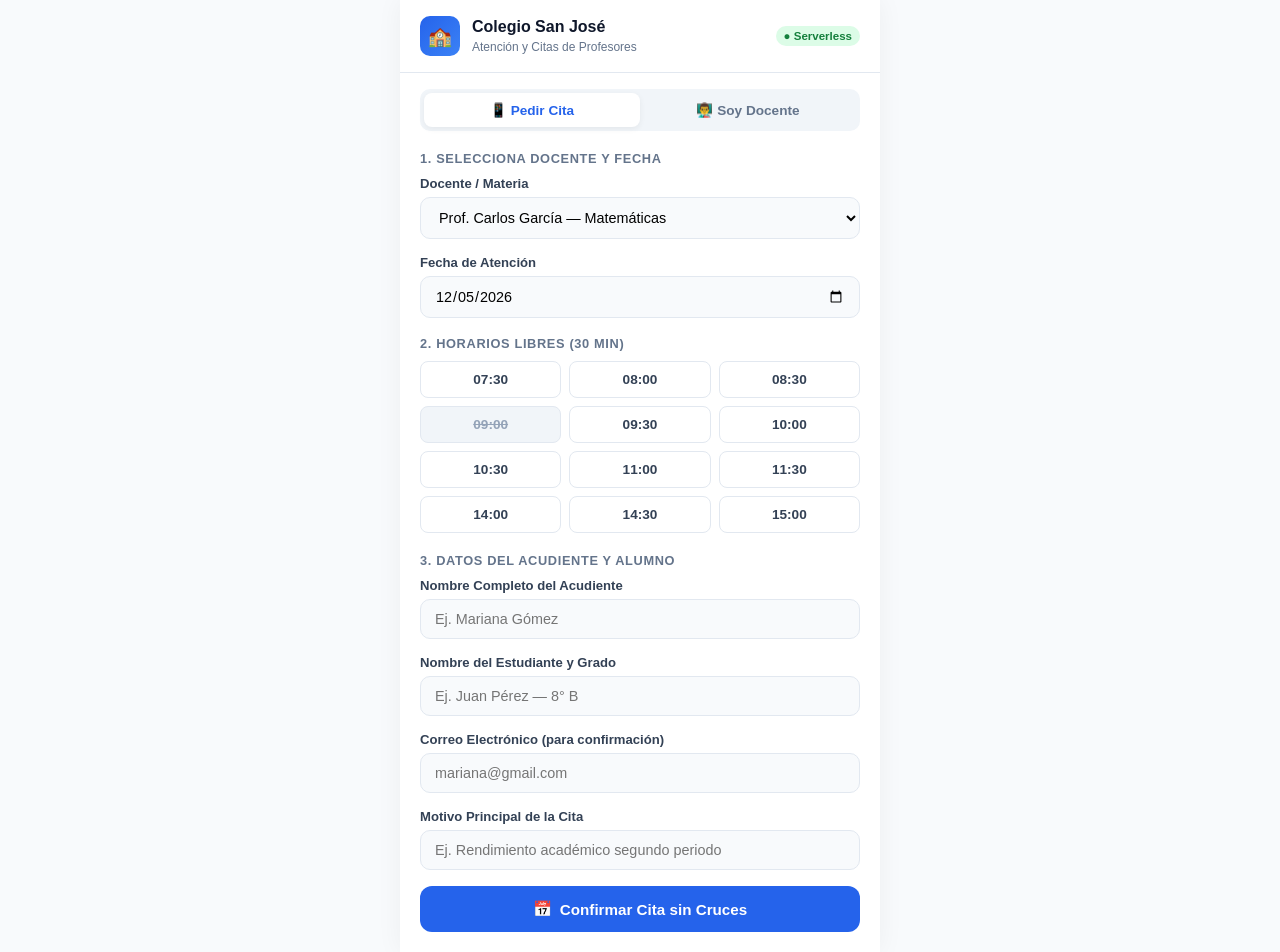
<file: frontend/index.html>
<!DOCTYPE html>
<html lang="es">
<head>
  <meta charset="UTF-8">
  <meta name="viewport" content="width=device-width, initial-scale=1.0, maximum-scale=1.0, user-scalable=no">
  <title>Citas Escolares - Colegio San José</title>
  <link rel="stylesheet" href="styles.css">
</head>
<body>

  <div class="app-wrapper">
    <!-- Encabezado de la App -->
    <header class="app-header">
      <div class="brand-box">
        <div class="brand-icon">🏫</div>
        <div class="brand-info">
          <h1>Colegio San José</h1>
          <span id="header-subtitle">Atención y Citas de Profesores</span>
        </div>
      </div>
      <span class="mode-badge" id="conn-status">● Serverless</span>
    </header>

    <!-- Pestañas de Navegación -->
    <nav class="tabs-nav">
      <button class="tab-btn active" id="tab-acudiente" onclick="switchTab('acudiente')">
        📱 Pedir Cita
      </button>
      <button class="tab-btn" id="tab-docente" onclick="switchTab('docente')">
        👨‍🏫 Soy Docente
      </button>
    </nav>

    <!-- Contenido Principal -->
    <main class="main-content">
      
      <!-- Alertas de Conflicto y Éxito -->
      <div id="alert-error" class="alert alert-error"></div>
      <div id="alert-success" class="alert alert-success"></div>

      <!-- ===============================================================
           SECCIÓN ACUDIENTE
           =============================================================== -->
      <section id="section-acudiente">
        <div class="section-label">1. Selecciona Docente y Fecha</div>
        
        <div class="form-group">
          <label for="select-docente">Docente / Materia</label>
          <select id="select-docente" class="form-control" onchange="loadSlots()">
            <option value="prof-garcia">Prof. Carlos García — Matemáticas</option>
            <option value="prof-martinez">Prof. Laura Martínez — Español y Literatura</option>
            <option value="prof-rodriguez">Prof. Andrés Rodríguez — Ciencias Naturales</option>
            <option value="prof-gomez">Prof. Sofía Gómez — Inglés</option>
          </select>
        </div>

        <div class="form-group">
          <label for="input-fecha">Fecha de Atención</label>
          <input type="date" id="input-fecha" class="form-control" onchange="loadSlots()">
        </div>

        <div class="section-label" style="margin-top: 18px;">2. Horarios Libres (30 min)</div>
        <div class="slots-container" id="slots-grid">
          <div style="grid-column: 1 / -1; text-align: center; color: var(--text-muted); font-size: 0.85rem; padding: 12px;">
            Cargando horarios disponibles...
          </div>
        </div>

        <div class="section-label" style="margin-top: 18px;">3. Datos del Acudiente y Alumno</div>
        
        <div class="form-group">
          <label for="input-acudiente">Nombre Completo del Acudiente</label>
          <input type="text" id="input-acudiente" class="form-control" placeholder="Ej. Mariana Gómez">
        </div>

        <div class="form-group">
          <label for="input-estudiante">Nombre del Estudiante y Grado</label>
          <input type="text" id="input-estudiante" class="form-control" placeholder="Ej. Juan Pérez — 8° B">
        </div>

        <div class="form-group">
          <label for="input-email">Correo Electrónico (para confirmación)</label>
          <input type="email" id="input-email" class="form-control" placeholder="mariana@gmail.com">
        </div>

        <div class="form-group">
          <label for="input-motivo">Motivo Principal de la Cita</label>
          <input type="text" id="input-motivo" class="form-control" placeholder="Ej. Rendimiento académico segundo periodo">
        </div>

        <button class="btn-submit" id="btn-agendar" onclick="agendarCita()">
          <span>📅</span> Confirmar Cita sin Cruces
        </button>
      </section>

      <!-- ===============================================================
           SECCIÓN DOCENTE (Protegida por Cognito JWT)
           =============================================================== -->
      <section id="section-docente" style="display: none;">
        <div class="docente-header">
          <div class="docente-avatar" id="docente-avatar">CG</div>
          <div>
            <h3 style="font-size: 0.95rem;" id="docente-nombre">Prof. Carlos García</h3>
            <p style="font-size: 0.75rem; color: #2563eb;" id="docente-email">garcia@colegio.edu • Matemáticas</p>
          </div>
        </div>

        <div style="display: flex; justify-content: space-between; align-items: center; margin-bottom: 14px;">
          <div class="section-label" style="margin: 0;">Mis Citas Asignadas (<span id="total-citas">0</span>)</div>
          <button style="border: none; background: #eff6ff; color: #2563eb; padding: 4px 8px; border-radius: 6px; font-size: 0.75rem; font-weight: 700; cursor: pointer;" onclick="loadDocenteCitas()">
            🔄 Actualizar
          </button>
        </div>

        <div id="docente-citas-list">
          <div style="text-align: center; color: var(--text-muted); font-size: 0.85rem; padding: 30px;">
            Consultando tu agenda personal...
          </div>
        </div>
      </section>

    </main>
  </div>

  <!-- Scripts -->
  <script src="config.js"></script>
  <script src="app.js"></script>
</body>
</html>
</file>
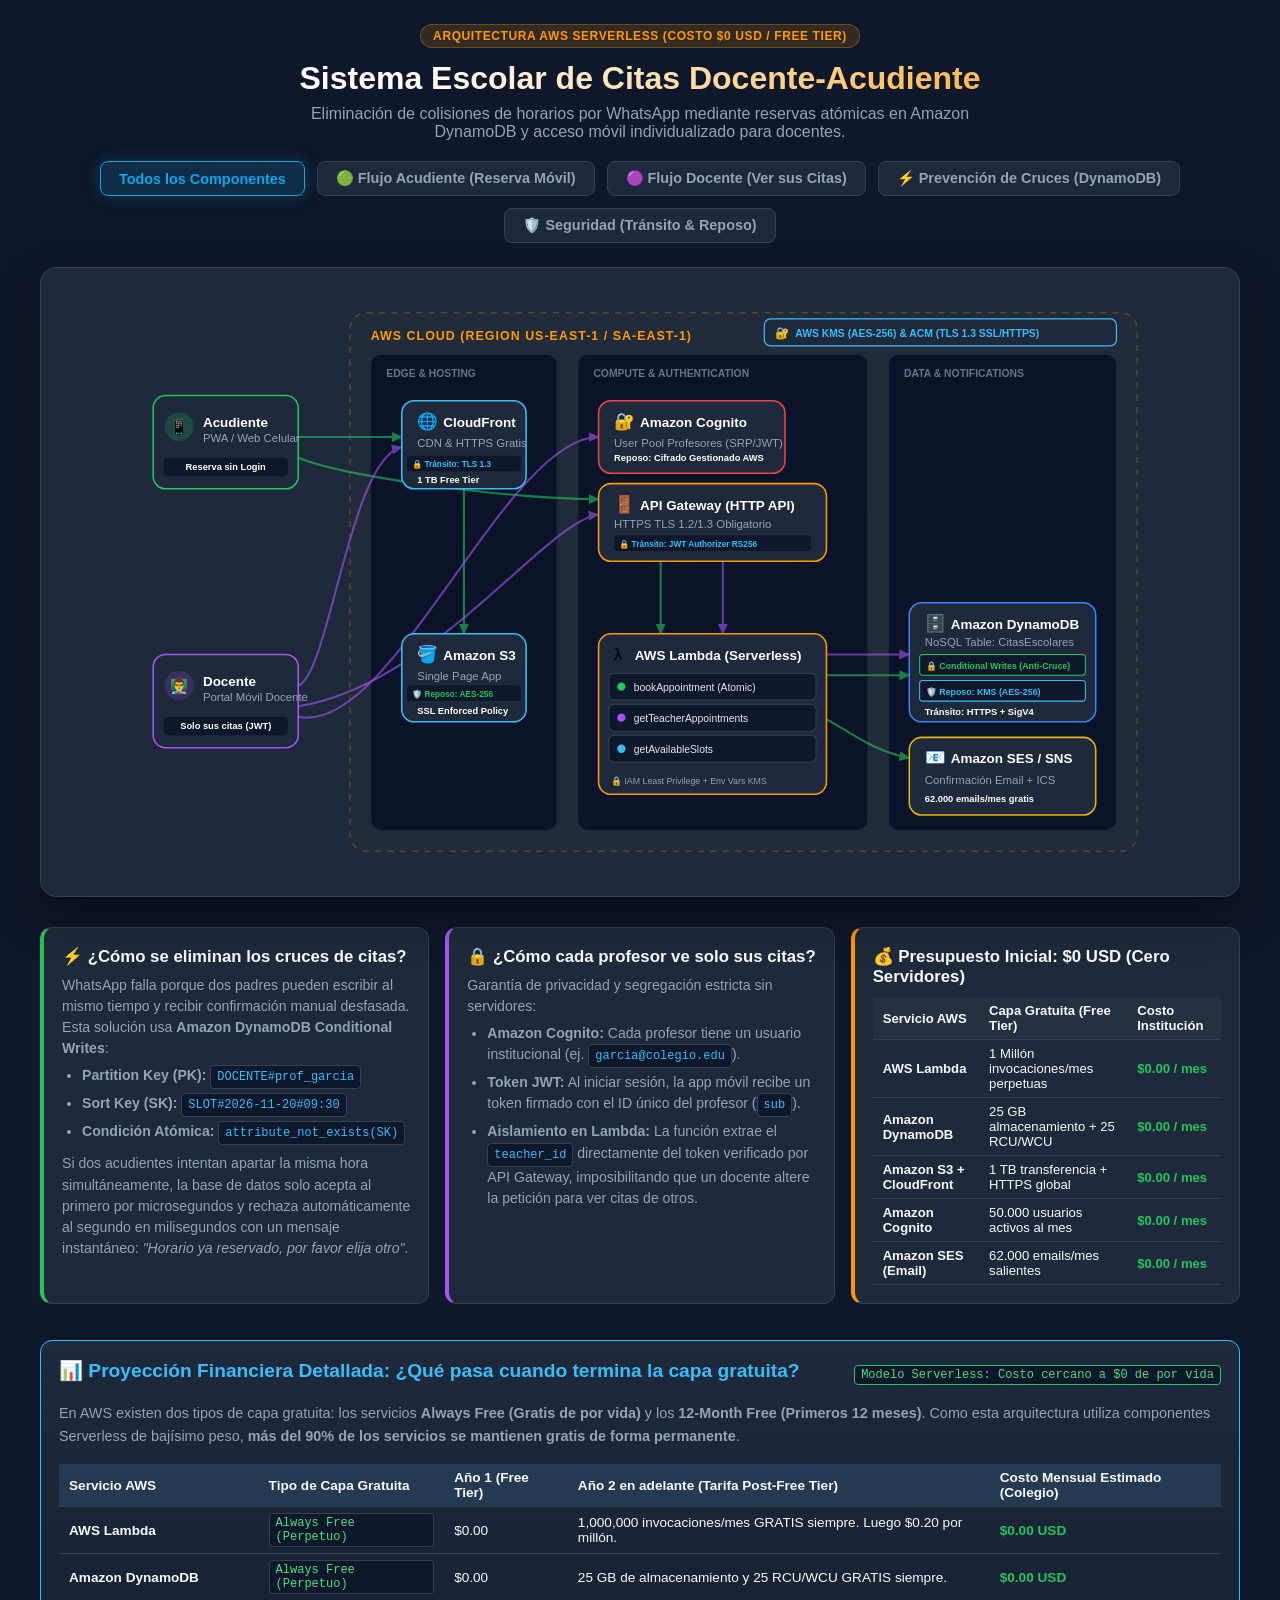
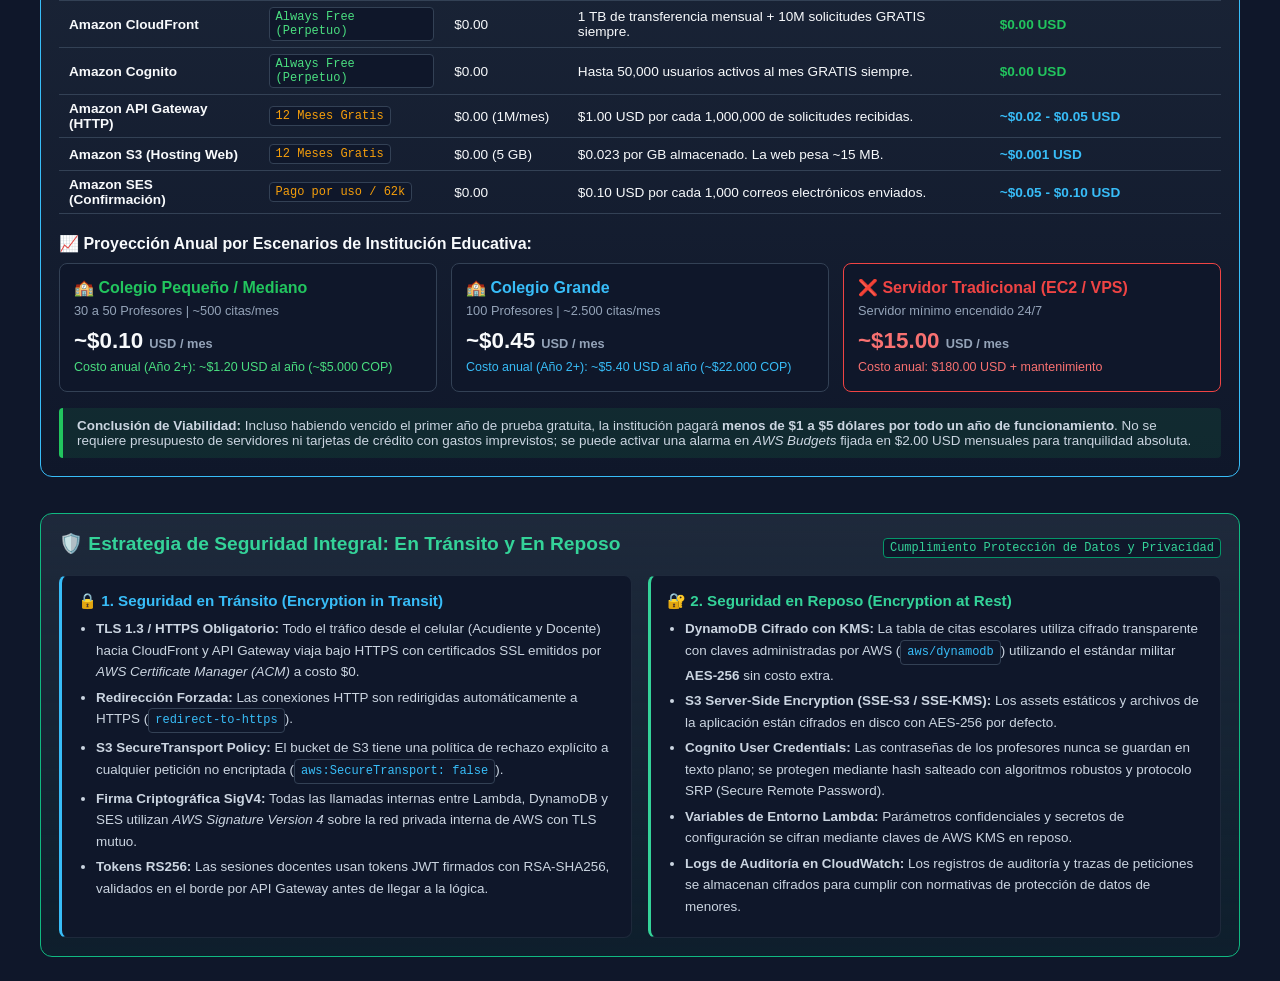
<file: arquitectura_citas_aws.html>
<!DOCTYPE html>
<html lang="es">
<head>
  <meta charset="UTF-8">
  <meta name="viewport" content="width=device-width, initial-scale=1.0">
  <title>Arquitectura AWS Serverless - Sistema de Citas Escolares</title>
  <style>
    :root {
      --bg-dark: #0f172a;
      --bg-card: #1e293b;
      --bg-card-hover: #334155;
      --border-color: #334155;
      --aws-orange: #ff9900;
      --aws-squid-ink: #232f3e;
      --aws-blue: #0ea5e9;
      --aws-purple: #a855f7;
      --aws-green: #22c55e;
      --aws-red: #ef4444;
      --text-main: #f8fafc;
      --text-muted: #94a3b8;
    }

    * {
      box-sizing: border-box;
      margin: 0;
      padding: 0;
      font-family: -apple-system, BlinkMacSystemFont, "Segoe UI", Roboto, Oxygen, Ubuntu, Cantarell, sans-serif;
    }

    body {
      background-color: var(--bg-dark);
      color: var(--text-main);
      padding: 24px;
      min-height: 100vh;
    }

    header {
      max-width: 1200px;
      margin: 0 auto 24px auto;
      text-align: center;
    }

    .badge {
      display: inline-block;
      padding: 4px 12px;
      font-size: 0.75rem;
      font-weight: 700;
      text-transform: uppercase;
      letter-spacing: 0.05em;
      border-radius: 9999px;
      background: rgba(255, 153, 0, 0.15);
      color: var(--aws-orange);
      border: 1px solid rgba(255, 153, 0, 0.3);
      margin-bottom: 12px;
    }

    h1 {
      font-size: 2rem;
      font-weight: 800;
      margin-bottom: 8px;
      background: linear-gradient(135deg, #fff 30%, var(--aws-orange) 100%);
      -webkit-background-clip: text;
      -webkit-text-fill-color: transparent;
    }

    p.subtitle {
      color: var(--text-muted);
      font-size: 1rem;
      max-width: 700px;
      margin: 0 auto;
    }

    /* Controles de Flujo */
    .controls {
      display: flex;
      justify-content: center;
      gap: 12px;
      margin: 20px auto;
      flex-wrap: wrap;
    }

    .flow-btn {
      background: var(--bg-card);
      border: 1px solid var(--border-color);
      color: var(--text-muted);
      padding: 8px 18px;
      border-radius: 8px;
      cursor: pointer;
      font-weight: 600;
      font-size: 0.9rem;
      transition: all 0.2s ease;
    }

    .flow-btn:hover {
      color: white;
      border-color: var(--aws-blue);
    }

    .flow-btn.active {
      background: rgba(14, 165, 233, 0.15);
      color: var(--aws-blue);
      border-color: var(--aws-blue);
      box-shadow: 0 0 15px rgba(14, 165, 233, 0.25);
    }

    .flow-btn[data-flow="acudiente"].active {
      background: rgba(34, 197, 94, 0.15);
      color: var(--aws-green);
      border-color: var(--aws-green);
      box-shadow: 0 0 15px rgba(34, 197, 94, 0.25);
    }

    .flow-btn[data-flow="profesor"].active {
      background: rgba(168, 85, 247, 0.15);
      color: var(--aws-purple);
      border-color: var(--aws-purple);
      box-shadow: 0 0 15px rgba(168, 85, 247, 0.25);
    }

    /* Layout principal */
    .container {
      max-width: 1200px;
      margin: 0 auto;
      display: grid;
      grid-template-columns: 1fr;
      gap: 20px;
    }

    .canvas-card {
      background: var(--bg-card);
      border: 1px solid var(--border-color);
      border-radius: 16px;
      padding: 24px;
      position: relative;
      overflow-x: auto;
      box-shadow: 0 20px 40px rgba(0,0,0,0.4);
    }

    /* Diagrama SVG */
    svg.architecture-svg {
      width: 100%;
      min-width: 950px;
      height: 580px;
      display: block;
    }

    /* Estilos de Nodos en SVG */
    .node-group {
      cursor: pointer;
      transition: transform 0.2s ease;
    }

    .node-group:hover {
      transform: translateY(-2px);
    }

    .node-box {
      rx: 12;
      ry: 12;
      stroke-width: 1.5;
      transition: all 0.3s ease;
    }

    .node-title {
      font-size: 13px;
      font-weight: 700;
      fill: #ffffff;
    }

    .node-subtitle {
      font-size: 11px;
      fill: var(--text-muted);
    }

    .node-badge {
      font-size: 9px;
      font-weight: 700;
      fill: #ffffff;
    }

    /* Conexiones */
    .conn-path {
      fill: none;
      stroke-width: 2;
      stroke-linecap: round;
      stroke-linejoin: round;
      transition: all 0.3s ease;
      opacity: 0.6;
    }

    .conn-path.animated {
      stroke-dasharray: 6, 6;
      animation: dash 1.5s linear infinite;
    }

    @keyframes dash {
      to {
        stroke-dashoffset: -24;
      }
    }

    .conn-label {
      font-size: 10px;
      font-weight: 600;
      fill: #94a3b8;
      text-anchor: middle;
      background: #1e293b;
    }

    /* Zonas de AWS */
    .aws-boundary {
      fill: rgba(255, 153, 0, 0.02);
      stroke: rgba(255, 153, 0, 0.25);
      stroke-width: 1.5;
      stroke-dasharray: 6 6;
      rx: 16;
    }

    /* Panel de Detalles */
    .details-panel {
      display: grid;
      grid-template-columns: repeat(auto-fit, minmax(320px, 1fr));
      gap: 16px;
      margin-top: 10px;
    }

    .info-card {
      background: var(--bg-card);
      border: 1px solid var(--border-color);
      border-radius: 12px;
      padding: 18px;
    }

    .info-card h3 {
      font-size: 1.05rem;
      margin-bottom: 8px;
      display: flex;
      align-items: center;
      gap: 8px;
    }

    .info-card p, .info-card ul {
      font-size: 0.88rem;
      color: var(--text-muted);
      line-height: 1.5;
    }

    .info-card ul {
      padding-left: 20px;
      margin-top: 6px;
    }

    .info-card li {
      margin-bottom: 4px;
    }

    .cost-table {
      width: 100%;
      border-collapse: collapse;
      margin-top: 10px;
      font-size: 0.82rem;
    }

    .cost-table th, .cost-table td {
      padding: 6px 10px;
      text-align: left;
      border-bottom: 1px solid var(--border-color);
    }

    .cost-table th {
      color: var(--text-main);
      background: rgba(255,255,255,0.03);
    }

    .cost-free {
      color: var(--aws-green);
      font-weight: 700;
    }

    .highlight-pill {
      display: inline-block;
      padding: 2px 6px;
      border-radius: 4px;
      font-size: 0.75rem;
      font-family: monospace;
      background: #0f172a;
      border: 1px solid #334155;
      color: #38bdf8;
    }

    /* Tooltip modal al seleccionar nodo */
    #service-modal {
      display: none;
      position: fixed;
      bottom: 24px;
      right: 24px;
      max-width: 380px;
      background: #0f172a;
      border: 1px solid var(--aws-orange);
      border-radius: 12px;
      padding: 16px;
      box-shadow: 0 10px 30px rgba(0,0,0,0.8);
      z-index: 100;
    }

    #service-modal h4 {
      color: var(--aws-orange);
      margin-bottom: 6px;
      font-size: 1rem;
    }

    #service-modal p {
      font-size: 0.85rem;
      color: var(--text-muted);
      margin-bottom: 10px;
    }

    #service-modal .close-btn {
      background: none;
      border: none;
      color: #94a3b8;
      position: absolute;
      top: 10px;
      right: 12px;
      font-size: 1.2rem;
      cursor: pointer;
    }
  </style>
</head>
<body>

  <header>
    <div class="badge">Arquitectura AWS Serverless (Costo $0 USD / Free Tier)</div>
    <h1>Sistema Escolar de Citas Docente-Acudiente</h1>
    <p class="subtitle">Eliminación de colisiones de horarios por WhatsApp mediante reservas atómicas en Amazon DynamoDB y acceso móvil individualizado para docentes.</p>
    
    <div class="controls">
      <button class="flow-btn active" data-flow="all" onclick="setFlow('all')">Todos los Componentes</button>
      <button class="flow-btn" data-flow="acudiente" onclick="setFlow('acudiente')">🟢 Flujo Acudiente (Reserva Móvil)</button>
      <button class="flow-btn" data-flow="profesor" onclick="setFlow('profesor')">🟣 Flujo Docente (Ver sus Citas)</button>
      <button class="flow-btn" data-flow="anti-clash" onclick="setFlow('anti-clash')">⚡ Prevención de Cruces (DynamoDB)</button>
      <button class="flow-btn" data-flow="security" onclick="setFlow('security')">🛡️ Seguridad (Tránsito & Reposo)</button>
    </div>
  </header>

  <div class="container">
    <div class="canvas-card">
      <svg class="architecture-svg" viewBox="0 0 1000 560">
        <defs>
          <!-- Marcador de flecha general -->
          <marker id="arrow" viewBox="0 0 10 10" refX="8" refY="5" markerWidth="6" markerHeight="6" orient="auto-start-reverse">
            <path d="M 0 1 L 9 5 L 0 9 z" fill="#94a3b8" />
          </marker>
          <marker id="arrow-green" viewBox="0 0 10 10" refX="8" refY="5" markerWidth="6" markerHeight="6" orient="auto-start-reverse">
            <path d="M 0 1 L 9 5 L 0 9 z" fill="#22c55e" />
          </marker>
          <marker id="arrow-purple" viewBox="0 0 10 10" refX="8" refY="5" markerWidth="6" markerHeight="6" orient="auto-start-reverse">
            <path d="M 0 1 L 9 5 L 0 9 z" fill="#a855f7" />
          </marker>
          <marker id="arrow-orange" viewBox="0 0 10 10" refX="8" refY="5" markerWidth="6" markerHeight="6" orient="auto-start-reverse">
            <path d="M 0 1 L 9 5 L 0 9 z" fill="#ff9900" />
          </marker>

          <!-- Filtros de Glow / Sombra -->
          <filter id="glow-orange" x="-20%" y="-20%" width="140%" height="140%">
            <feDropShadow dx="0" dy="4" stdDeviation="6" flood-color="#ff9900" flood-opacity="0.2"/>
          </filter>
        </defs>

        <!-- Limite AWS Cloud -->
        <rect class="aws-boundary" x="220" y="20" width="760" height="520" />
        <text x="240" y="46" fill="#ff9900" font-size="12" font-weight="700" letter-spacing="1">AWS CLOUD (REGION US-EAST-1 / SA-EAST-1)</text>

        <!-- Capa de Seguridad Transversal en AWS (ACM & KMS) -->
        <g id="security-bar" transform="translate(620, 26)" onclick="showDetails('kms')">
          <rect x="0" y="0" width="340" height="26" rx="6" fill="#1e293b" stroke="#38bdf8" stroke-width="1.2" />
          <text x="10" y="17" font-size="11">🔐</text>
          <text x="30" y="17" fill="#38bdf8" font-size="10" font-weight="700">AWS KMS (AES-256) & ACM (TLS 1.3 SSL/HTTPS)</text>
        </g>

        <!-- SUB-LIMITES LOGICOS -->
        <!-- Frontend Hosting -->
        <rect x="240" y="60" width="180" height="460" rx="10" fill="#0b1329" stroke="#1e293b" stroke-width="1" />
        <text x="255" y="82" fill="#64748b" font-size="10" font-weight="700">EDGE & HOSTING</text>

        <!-- Backend & Auth -->
        <rect x="440" y="60" width="280" height="460" rx="10" fill="#0b1329" stroke="#1e293b" stroke-width="1" />
        <text x="455" y="82" fill="#64748b" font-size="10" font-weight="700">COMPUTE & AUTHENTICATION</text>

        <!-- Storage & Notifications -->
        <rect x="740" y="60" width="220" height="460" rx="10" fill="#0b1329" stroke="#1e293b" stroke-width="1" />
        <text x="755" y="82" fill="#64748b" font-size="10" font-weight="700">DATA & NOTIFICATIONS</text>

        <!-- ==================== CONEXIONES / FLECHAS ==================== -->
        <!-- Flujo 1: Acudiente (Verde) -->
        <g id="lines-acudiente">
          <!-- Acudiente -> CloudFront -->
          <path id="conn-u1-cf" class="conn-path" d="M 170 140 L 270 140" stroke="#22c55e" marker-end="url(#arrow-green)" />
          <!-- CloudFront -> S3 -->
          <path id="conn-cf-s3" class="conn-path" d="M 330 180 L 330 330" stroke="#22c55e" marker-end="url(#arrow-green)" />
          <!-- Acudiente App -> API Gateway -->
          <path id="conn-u1-api" class="conn-path" d="M 170 160 C 220 180, 380 200, 460 200" stroke="#22c55e" marker-end="url(#arrow-green)" />
          <!-- API Gateway -> Lambda Booking -->
          <path id="conn-api-lbook" class="conn-path" d="M 520 235 L 520 330" stroke="#22c55e" marker-end="url(#arrow-green)" />
          <!-- Lambda Booking -> DynamoDB -->
          <path id="conn-lbook-db" class="conn-path" d="M 640 370 L 760 370" stroke="#22c55e" marker-end="url(#arrow-green)" />
          <!-- Lambda Booking -> SES (Notif) -->
          <path id="conn-lbook-ses" class="conn-path" d="M 640 395 C 690 410, 710 440, 760 450" stroke="#22c55e" marker-end="url(#arrow-green)" />
        </g>

        <!-- Flujo 2: Profesor (Morado) -->
        <g id="lines-profesor">
          <!-- Docente -> CloudFront -->
          <path id="conn-u2-cf" class="conn-path" d="M 170 380 C 200 370, 220 160, 270 150" stroke="#a855f7" marker-end="url(#arrow-purple)" />
          <!-- Docente App -> Cognito (Login) -->
          <path id="conn-u2-cog" class="conn-path" d="M 170 410 C 260 430, 370 140, 460 140" stroke="#a855f7" marker-end="url(#arrow-purple)" />
          <!-- Docente App -> API Gateway (con JWT) -->
          <path id="conn-u2-api" class="conn-path" d="M 170 400 C 300 380, 410 220, 460 215" stroke="#a855f7" marker-end="url(#arrow-purple)" />
          <!-- API Gateway valida con Cognito Authorizer -->
          <path id="conn-api-cog" class="conn-path" d="M 550 175 L 550 155" stroke="#a855f7" stroke-dasharray="3 3" />
          <!-- API Gateway -> Lambda Teacher Appts -->
          <path id="conn-api-lprof" class="conn-path" d="M 580 235 C 580 270, 580 270, 580 330" stroke="#a855f7" marker-end="url(#arrow-purple)" />
          <!-- Lambda Teacher -> DynamoDB (Query por teacher_id) -->
          <path id="conn-lprof-db" class="conn-path" d="M 640 350 C 690 350, 710 350, 760 350" stroke="#a855f7" marker-end="url(#arrow-purple)" />
        </g>

        <!-- ==================== NODOS / COMPONENTES ==================== -->

        <!-- CLIENTE 1: Acudiente (Móvil) -->
        <g class="node-group" onclick="showDetails('acudiente')">
          <rect class="node-box" x="30" y="100" width="140" height="90" fill="#1e293b" stroke="#22c55e" />
          <circle cx="55" cy="130" r="14" fill="#22c55e" fill-opacity="0.2" />
          <text x="55" y="135" text-anchor="middle" font-size="14">📱</text>
          <text class="node-title" x="78" y="130">Acudiente</text>
          <text class="node-subtitle" x="78" y="145">PWA / Web Celular</text>
          <rect x="40" y="160" width="120" height="18" rx="4" fill="#0f172a" />
          <text class="node-badge" x="100" y="172" text-anchor="middle" fill="#22c55e">Reserva sin Login</text>
        </g>

        <!-- CLIENTE 2: Profesor (Móvil / Web) -->
        <g class="node-group" onclick="showDetails('profesor')">
          <rect class="node-box" x="30" y="350" width="140" height="90" fill="#1e293b" stroke="#a855f7" />
          <circle cx="55" cy="380" r="14" fill="#a855f7" fill-opacity="0.2" />
          <text x="55" y="385" text-anchor="middle" font-size="14">👨‍🏫</text>
          <text class="node-title" x="78" y="380">Docente</text>
          <text class="node-subtitle" x="78" y="395">Portal Móvil Docente</text>
          <rect x="40" y="410" width="120" height="18" rx="4" fill="#0f172a" />
          <text class="node-badge" x="100" y="422" text-anchor="middle" fill="#c084fc">Solo sus citas (JWT)</text>
        </g>

        <!-- NODO: Amazon CloudFront -->
        <g class="node-group" onclick="showDetails('cloudfront')">
          <rect class="node-box" x="270" y="105" width="120" height="85" fill="#1e293b" stroke="#38bdf8" />
          <text x="285" y="130" font-size="16">🌐</text>
          <text class="node-title" x="310" y="130">CloudFront</text>
          <text class="node-subtitle" x="285" y="150">CDN & HTTPS Gratis</text>
          <rect x="275" y="158" width="110" height="15" rx="3" fill="#0f172a" />
          <text x="280" y="169" font-size="8" font-weight="700" fill="#38bdf8">🔒 Tránsito: TLS 1.3</text>
          <text class="node-badge" x="285" y="184" fill="#94a3b8">1 TB Free Tier</text>
        </g>

        <!-- NODO: Amazon S3 (Web App) -->
        <g class="node-group" onclick="showDetails('s3')">
          <rect class="node-box" x="270" y="330" width="120" height="85" fill="#1e293b" stroke="#38bdf8" />
          <text x="285" y="355" font-size="16">🪣</text>
          <text class="node-title" x="310" y="355">Amazon S3</text>
          <text class="node-subtitle" x="285" y="375">Single Page App</text>
          <rect x="275" y="380" width="110" height="15" rx="3" fill="#0f172a" />
          <text x="280" y="391" font-size="8" font-weight="700" fill="#22c55e">🛡️ Reposo: AES-256</text>
          <text class="node-badge" x="285" y="407" fill="#94a3b8">SSL Enforced Policy</text>
        </g>

        <!-- NODO: Amazon Cognito -->
        <g class="node-group" onclick="showDetails('cognito')">
          <rect class="node-box" x="460" y="105" width="180" height="70" fill="#1e293b" stroke="#ef4444" />
          <text x="475" y="130" font-size="16">🔐</text>
          <text class="node-title" x="500" y="130">Amazon Cognito</text>
          <text class="node-subtitle" x="475" y="150">User Pool Profesores (SRP/JWT)</text>
          <text class="node-badge" x="475" y="163" fill="#f87171">Reposo: Cifrado Gestionado AWS</text>
        </g>

        <!-- NODO: Amazon API Gateway -->
        <g class="node-group" onclick="showDetails('apigateway')">
          <rect class="node-box" x="460" y="185" width="220" height="75" fill="#1e293b" stroke="#ff9900" />
          <text x="475" y="210" font-size="16">🚪</text>
          <text class="node-title" x="500" y="210">API Gateway (HTTP API)</text>
          <text class="node-subtitle" x="475" y="228">HTTPS TLS 1.2/1.3 Obligatorio</text>
          <rect x="475" y="235" width="190" height="15" rx="3" fill="#0f172a" />
          <text x="480" y="246" font-size="8" font-weight="700" fill="#38bdf8">🔒 Tránsito: JWT Authorizer RS256</text>
        </g>

        <!-- NODO: AWS Lambda (Backend) -->
        <g class="node-group" onclick="showDetails('lambda')">
          <rect class="node-box" x="460" y="330" width="220" height="155" fill="#1e293b" stroke="#ff9900" />
          <text x="475" y="355" font-size="16">λ</text>
          <text class="node-title" x="495" y="355">AWS Lambda (Serverless)</text>
          
          <!-- Mini sub-servicios dentro de Lambda -->
          <g transform="translate(470, 368)">
            <rect width="200" height="26" rx="5" fill="#0f172a" stroke="#334155" />
            <circle cx="12" cy="13" r="4" fill="#22c55e" />
            <text x="24" y="17" fill="#e2e8f0" font-size="10">bookAppointment (Atomic)</text>
          </g>
          <g transform="translate(470, 398)">
            <rect width="200" height="26" rx="5" fill="#0f172a" stroke="#334155" />
            <circle cx="12" cy="13" r="4" fill="#a855f7" />
            <text x="24" y="17" fill="#e2e8f0" font-size="10">getTeacherAppointments</text>
          </g>
          <g transform="translate(470, 428)">
            <rect width="200" height="26" rx="5" fill="#0f172a" stroke="#334155" />
            <circle cx="12" cy="13" r="4" fill="#38bdf8" />
            <text x="24" y="17" fill="#e2e8f0" font-size="10">getAvailableSlots</text>
          </g>
          <text x="472" y="475" font-size="8.5" fill="#94a3b8">🔒 IAM Least Privilege + Env Vars KMS</text>
        </g>

        <!-- NODO: Amazon DynamoDB -->
        <g class="node-group" onclick="showDetails('dynamodb')">
          <rect class="node-box" x="760" y="300" width="180" height="115" fill="#1e293b" stroke="#3b82f6" />
          <text x="775" y="325" font-size="16">🗄️</text>
          <text class="node-title" x="800" y="325">Amazon DynamoDB</text>
          <text class="node-subtitle" x="775" y="342">NoSQL Table: CitasEscolares</text>
          
          <rect x="770" y="350" width="160" height="20" rx="3" fill="#0f172a" stroke="#22c55e" />
          <text x="776" y="364" fill="#22c55e" font-size="8.5" font-weight="700">🔒 Conditional Writes (Anti-Cruce)</text>

          <rect x="770" y="375" width="160" height="20" rx="3" fill="#0f172a" stroke="#38bdf8" />
          <text x="776" y="389" fill="#38bdf8" font-size="8.5" font-weight="700">🛡️ Reposo: KMS (AES-256)</text>

          <text class="node-badge" x="775" y="408" fill="#94a3b8">Tránsito: HTTPS + SigV4</text>
        </g>

        <!-- NODO: Amazon SES / Notificaciones -->
        <g class="node-group" onclick="showDetails('ses')">
          <rect class="node-box" x="760" y="430" width="180" height="75" fill="#1e293b" stroke="#eab308" />
          <text x="775" y="455" font-size="16">📧</text>
          <text class="node-title" x="800" y="455">Amazon SES / SNS</text>
          <text class="node-subtitle" x="775" y="475">Confirmación Email + ICS</text>
          <text class="node-badge" x="775" y="492" fill="#eab308">62.000 emails/mes gratis</text>
        </g>

      </svg>
    </div>

    <!-- PANELES INFORMATIVOS -->
    <div class="details-panel">
      <!-- 1. Cómo se evitan los cruces -->
      <div class="info-card" style="border-left: 4px solid var(--aws-green);">
        <h3>⚡ ¿Cómo se eliminan los cruces de citas?</h3>
        <p>WhatsApp falla porque dos padres pueden escribir al mismo tiempo y recibir confirmación manual desfasada. Esta solución usa <strong>Amazon DynamoDB Conditional Writes</strong>:</p>
        <ul>
          <li><strong>Partition Key (PK):</strong> <span class="highlight-pill">DOCENTE#prof_garcia</span></li>
          <li><strong>Sort Key (SK):</strong> <span class="highlight-pill">SLOT#2026-11-20#09:30</span></li>
          <li><strong>Condición Atómica:</strong> <span class="highlight-pill">attribute_not_exists(SK)</span></li>
        </ul>
        <p style="margin-top:8px;">Si dos acudientes intentan apartar la misma hora simultáneamente, la base de datos solo acepta al primero por microsegundos y rechaza automáticamente al segundo en milisegundos con un mensaje instantáneo: <em>"Horario ya reservado, por favor elija otro"</em>.</p>
      </div>

      <!-- 2. Seguridad y Privacidad Docente -->
      <div class="info-card" style="border-left: 4px solid var(--aws-purple);">
        <h3>🔒 ¿Cómo cada profesor ve solo sus citas?</h3>
        <p>Garantía de privacidad y segregación estricta sin servidores:</p>
        <ul>
          <li><strong>Amazon Cognito:</strong> Cada profesor tiene un usuario institucional (ej. <span class="highlight-pill">garcia@colegio.edu</span>).</li>
          <li><strong>Token JWT:</strong> Al iniciar sesión, la app móvil recibe un token firmado con el ID único del profesor (<span class="highlight-pill">sub</span>).</li>
          <li><strong>Aislamiento en Lambda:</strong> La función extrae el <span class="highlight-pill">teacher_id</span> directamente del token verificado por API Gateway, imposibilitando que un docente altere la petición para ver citas de otros.</li>
        </ul>
      </div>

      <!-- 3. Desglose de Costos (Presupuesto $0) -->
      <div class="info-card" style="border-left: 4px solid var(--aws-orange);">
        <h3>💰 Presupuesto Inicial: $0 USD (Cero Servidores)</h3>
        <table class="cost-table">
          <thead>
            <tr>
              <th>Servicio AWS</th>
              <th>Capa Gratuita (Free Tier)</th>
              <th>Costo Institución</th>
            </tr>
          </thead>
          <tbody>
            <tr>
              <td><strong>AWS Lambda</strong></td>
              <td>1 Millón invocaciones/mes perpetuas</td>
              <td class="cost-free">$0.00 / mes</td>
            </tr>
            <tr>
              <td><strong>Amazon DynamoDB</strong></td>
              <td>25 GB almacenamiento + 25 RCU/WCU</td>
              <td class="cost-free">$0.00 / mes</td>
            </tr>
            <tr>
              <td><strong>Amazon S3 + CloudFront</strong></td>
              <td>1 TB transferencia + HTTPS global</td>
              <td class="cost-free">$0.00 / mes</td>
            </tr>
            <tr>
              <td><strong>Amazon Cognito</strong></td>
              <td>50.000 usuarios activos al mes</td>
              <td class="cost-free">$0.00 / mes</td>
            </tr>
            <tr>
              <td><strong>Amazon SES (Email)</strong></td>
              <td>62.000 emails/mes salientes</td>
              <td class="cost-free">$0.00 / mes</td>
            </tr>
          </tbody>
        </table>
      </div>
    </div>

    <!-- SECCIÓN: PROYECCIÓN FINANCIERA POST-FREE TIER -->
    <div class="info-card" style="margin-top: 16px; border: 1px solid #38bdf8; background: linear-gradient(180deg, #1e293b 0%, #0f172a 100%);">
      <div style="display: flex; justify-content: space-between; align-items: center; flex-wrap: wrap; gap: 10px; margin-bottom: 12px;">
        <h3 style="color: #38bdf8; font-size: 1.2rem;">📊 Proyección Financiera Detallada: ¿Qué pasa cuando termina la capa gratuita?</h3>
        <span class="highlight-pill" style="color: #4ade80; border-color: #22c55e;">Modelo Serverless: Costo cercano a $0 de por vida</span>
      </div>
      
      <p style="margin-bottom: 16px; font-size: 0.9rem; line-height: 1.6;">
        En AWS existen dos tipos de capa gratuita: los servicios <strong>Always Free (Gratis de por vida)</strong> y los <strong>12-Month Free (Primeros 12 meses)</strong>. Como esta arquitectura utiliza componentes Serverless de bajísimo peso, <strong>más del 90% de los servicios se mantienen gratis de forma permanente</strong>.
      </p>

      <!-- Tabla Comparativa de Servicios -->
      <table class="cost-table" style="font-size: 0.85rem; margin-bottom: 20px;">
        <thead>
          <tr style="background: rgba(56, 189, 248, 0.1);">
            <th>Servicio AWS</th>
            <th>Tipo de Capa Gratuita</th>
            <th>Año 1 (Free Tier)</th>
            <th>Año 2 en adelante (Tarifa Post-Free Tier)</th>
            <th>Costo Mensual Estimado (Colegio)</th>
          </tr>
        </thead>
        <tbody>
          <tr>
            <td><strong>AWS Lambda</strong></td>
            <td><span class="highlight-pill" style="color:#4ade80;">Always Free (Perpetuo)</span></td>
            <td>$0.00</td>
            <td>1,000,000 invocaciones/mes GRATIS siempre. Luego $0.20 por millón.</td>
            <td class="cost-free">$0.00 USD</td>
          </tr>
          <tr>
            <td><strong>Amazon DynamoDB</strong></td>
            <td><span class="highlight-pill" style="color:#4ade80;">Always Free (Perpetuo)</span></td>
            <td>$0.00</td>
            <td>25 GB de almacenamiento y 25 RCU/WCU GRATIS siempre.</td>
            <td class="cost-free">$0.00 USD</td>
          </tr>
          <tr>
            <td><strong>Amazon CloudFront</strong></td>
            <td><span class="highlight-pill" style="color:#4ade80;">Always Free (Perpetuo)</span></td>
            <td>$0.00</td>
            <td>1 TB de transferencia mensual + 10M solicitudes GRATIS siempre.</td>
            <td class="cost-free">$0.00 USD</td>
          </tr>
          <tr>
            <td><strong>Amazon Cognito</strong></td>
            <td><span class="highlight-pill" style="color:#4ade80;">Always Free (Perpetuo)</span></td>
            <td>$0.00</td>
            <td>Hasta 50,000 usuarios activos al mes GRATIS siempre.</td>
            <td class="cost-free">$0.00 USD</td>
          </tr>
          <tr>
            <td><strong>Amazon API Gateway (HTTP)</strong></td>
            <td><span class="highlight-pill" style="color:#f59e0b;">12 Meses Gratis</span></td>
            <td>$0.00 (1M/mes)</td>
            <td>$1.00 USD por cada 1,000,000 de solicitudes recibidas.</td>
            <td style="color:#38bdf8; font-weight:600;">~$0.02 - $0.05 USD</td>
          </tr>
          <tr>
            <td><strong>Amazon S3 (Hosting Web)</strong></td>
            <td><span class="highlight-pill" style="color:#f59e0b;">12 Meses Gratis</span></td>
            <td>$0.00 (5 GB)</td>
            <td>$0.023 por GB almacenado. La web pesa ~15 MB.</td>
            <td style="color:#38bdf8; font-weight:600;">~$0.001 USD</td>
          </tr>
          <tr>
            <td><strong>Amazon SES (Confirmación)</strong></td>
            <td><span class="highlight-pill" style="color:#f59e0b;">Pago por uso / 62k</span></td>
            <td>$0.00</td>
            <td>$0.10 USD por cada 1,000 correos electrónicos enviados.</td>
            <td style="color:#38bdf8; font-weight:600;">~$0.05 - $0.10 USD</td>
          </tr>
        </tbody>
      </table>

      <!-- Escenarios Reales -->
      <h4 style="color: #f8fafc; margin-bottom: 10px; font-size: 1rem;">📈 Proyección Anual por Escenarios de Institución Educativa:</h4>
      <div style="display: grid; grid-template-columns: repeat(auto-fit, minmax(280px, 1fr)); gap: 14px; margin-bottom: 16px;">
        
        <div style="background: #0f172a; padding: 14px; border-radius: 8px; border: 1px solid #334155;">
          <div style="color: #22c55e; font-weight: 700; margin-bottom: 4px;">🏫 Colegio Pequeño / Mediano</div>
          <p style="font-size: 0.8rem; color: #94a3b8; margin-bottom: 8px;">30 a 50 Profesores | ~500 citas/mes</p>
          <div style="font-size: 1.4rem; font-weight: 800; color: #f8fafc; margin-bottom: 4px;">~$0.10 <span style="font-size: 0.8rem; color: #94a3b8;">USD / mes</span></div>
          <p style="font-size: 0.78rem; color: #4ade80;">Costo anual (Año 2+): ~$1.20 USD al año (~$5.000 COP)</p>
        </div>

        <div style="background: #0f172a; padding: 14px; border-radius: 8px; border: 1px solid #334155;">
          <div style="color: #38bdf8; font-weight: 700; margin-bottom: 4px;">🏫 Colegio Grande</div>
          <p style="font-size: 0.8rem; color: #94a3b8; margin-bottom: 8px;">100 Profesores | ~2.500 citas/mes</p>
          <div style="font-size: 1.4rem; font-weight: 800; color: #f8fafc; margin-bottom: 4px;">~$0.45 <span style="font-size: 0.8rem; color: #94a3b8;">USD / mes</span></div>
          <p style="font-size: 0.78rem; color: #38bdf8;">Costo anual (Año 2+): ~$5.40 USD al año (~$22.000 COP)</p>
        </div>

        <div style="background: #0f172a; padding: 14px; border-radius: 8px; border: 1px solid #ef4444;">
          <div style="color: #ef4444; font-weight: 700; margin-bottom: 4px;">❌ Servidor Tradicional (EC2 / VPS)</div>
          <p style="font-size: 0.8rem; color: #94a3b8; margin-bottom: 8px;">Servidor mínimo encendido 24/7</p>
          <div style="font-size: 1.4rem; font-weight: 800; color: #f87171; margin-bottom: 4px;">~$15.00 <span style="font-size: 0.8rem; color: #94a3b8;">USD / mes</span></div>
          <p style="font-size: 0.78rem; color: #f87171;">Costo anual: $180.00 USD + mantenimiento</p>
        </div>

      </div>

      <div style="background: rgba(34, 197, 94, 0.1); border-left: 4px solid #22c55e; padding: 10px 14px; border-radius: 4px; font-size: 0.84rem; color: #cbd5e1;">
        <strong>Conclusión de Viabilidad:</strong> Incluso habiendo vencido el primer año de prueba gratuita, la institución pagará <strong>menos de $1 a $5 dólares por todo un año de funcionamiento</strong>. No se requiere presupuesto de servidores ni tarjetas de crédito con gastos imprevistos; se puede activar una alarma en <em>AWS Budgets</em> fijada en $2.00 USD mensuales para tranquilidad absoluta.
      </div>
    </div>

    <!-- SECCIÓN: SEGURIDAD EN TRÁNSITO Y EN REPOSO -->
    <div id="security-section" class="info-card" style="margin-top: 16px; border: 1px solid #10b981; background: linear-gradient(180deg, #1e293b 0%, #064e3b22 100%);">
      <div style="display: flex; justify-content: space-between; align-items: center; flex-wrap: wrap; gap: 10px; margin-bottom: 12px;">
        <h3 style="color: #34d399; font-size: 1.2rem;">🛡️ Estrategia de Seguridad Integral: En Tránsito y En Reposo</h3>
        <span class="highlight-pill" style="color: #34d399; border-color: #059669;">Cumplimiento Protección de Datos y Privacidad</span>
      </div>

      <div style="display: grid; grid-template-columns: repeat(auto-fit, minmax(320px, 1fr)); gap: 16px; margin-top: 10px;">
        <!-- Seguridad en Tránsito -->
        <div style="background: #0f172a; padding: 16px; border-radius: 8px; border: 1px solid #1e293b; border-left: 3px solid #38bdf8;">
          <h4 style="color: #38bdf8; margin-bottom: 8px; font-size: 0.95rem;">🔒 1. Seguridad en Tránsito (Encryption in Transit)</h4>
          <ul style="font-size: 0.84rem; color: #cbd5e1; line-height: 1.6; padding-left: 18px;">
            <li><strong>TLS 1.3 / HTTPS Obligatorio:</strong> Todo el tráfico desde el celular (Acudiente y Docente) hacia CloudFront y API Gateway viaja bajo HTTPS con certificados SSL emitidos por <em>AWS Certificate Manager (ACM)</em> a costo $0.</li>
            <li><strong>Redirección Forzada:</strong> Las conexiones HTTP son redirigidas automáticamente a HTTPS (<span class="highlight-pill">redirect-to-https</span>).</li>
            <li><strong>S3 SecureTransport Policy:</strong> El bucket de S3 tiene una política de rechazo explícito a cualquier petición no encriptada (<span class="highlight-pill">aws:SecureTransport: false</span>).</li>
            <li><strong>Firma Criptográfica SigV4:</strong> Todas las llamadas internas entre Lambda, DynamoDB y SES utilizan <em>AWS Signature Version 4</em> sobre la red privada interna de AWS con TLS mutuo.</li>
            <li><strong>Tokens RS256:</strong> Las sesiones docentes usan tokens JWT firmados con RSA-SHA256, validados en el borde por API Gateway antes de llegar a la lógica.</li>
          </ul>
        </div>

        <!-- Seguridad en Reposo -->
        <div style="background: #0f172a; padding: 16px; border-radius: 8px; border: 1px solid #1e293b; border-left: 3px solid #34d399;">
          <h4 style="color: #34d399; margin-bottom: 8px; font-size: 0.95rem;">🔐 2. Seguridad en Reposo (Encryption at Rest)</h4>
          <ul style="font-size: 0.84rem; color: #cbd5e1; line-height: 1.6; padding-left: 18px;">
            <li><strong>DynamoDB Cifrado con KMS:</strong> La tabla de citas escolares utiliza cifrado transparente con claves administradas por AWS (<span class="highlight-pill">aws/dynamodb</span>) utilizando el estándar militar <strong>AES-256</strong> sin costo extra.</li>
            <li><strong>S3 Server-Side Encryption (SSE-S3 / SSE-KMS):</strong> Los assets estáticos y archivos de la aplicación están cifrados en disco con AES-256 por defecto.</li>
            <li><strong>Cognito User Credentials:</strong> Las contraseñas de los profesores nunca se guardan en texto plano; se protegen mediante hash salteado con algoritmos robustos y protocolo SRP (Secure Remote Password).</li>
            <li><strong>Variables de Entorno Lambda:</strong> Parámetros confidenciales y secretos de configuración se cifran mediante claves de AWS KMS en reposo.</li>
            <li><strong>Logs de Auditoría en CloudWatch:</strong> Los registros de auditoría y trazas de peticiones se almacenan cifrados para cumplir con normativas de protección de datos de menores.</li>
          </ul>
        </div>
      </div>
    </div>
  </div>

  <!-- Modal Interactivo -->
  <div id="service-modal">
    <button class="close-btn" onclick="closeModal()">×</button>
    <h4 id="modal-title">Título del Servicio</h4>
    <p id="modal-desc">Descripción técnica del servicio en la arquitectura.</p>
    <div id="modal-cost" class="highlight-pill">Costo: Free Tier</div>
  </div>

  <script>
    const serviceInfo = {
      acudiente: {
        title: "Acudiente (Interfaz Móvil)",
        desc: "El padre o tutor entra desde un link (incluso enviado por WhatsApp o código QR). Ve un calendario interactivo con los slots libres del profesor de su hijo. Al no requerir registro pesado, la adopción es del 100%.",
        cost: "Sin costo de licencias ni servidores"
      },
      profesor: {
        title: "Docente (Portal Móvil)",
        desc: "Cada profesor accede con su correo y contraseña. Ve su agenda del día/semana organizada cronológicamente con nombre del estudiante, acudiente y motivo. Puede bloquear horas de descanso.",
        cost: "Sin costo para hasta 50.000 docentes en Cognito"
      },
      cloudfront: {
        title: "Amazon CloudFront & S3",
        desc: "Distribuye la aplicación web (HTML, JS, CSS) a máxima velocidad en teléfonos móviles con certificado SSL (HTTPS TLS 1.3) gratuito incluido.",
        cost: "1 TB de datos al mes totalmente gratis"
      },
      s3: {
        title: "Amazon S3 (Hosting Estático)",
        desc: "Almacena los archivos compilados de la interfaz. Encriptado en reposo con SSE-S3 (AES-256) y política que bloquea peticiones no seguras.",
        cost: "5 GB de almacenamiento Free Tier (la web pesa < 10 MB)"
      },
      cognito: {
        title: "Amazon Cognito (Autenticación)",
        desc: "Gestiona usuarios, contraseñas seguras mediante SRP, tokens JWT firmados con RS256 y sesiones de los profesores. Cifrado nativo en reposo.",
        cost: "50,000 Usuarios Activos Mensuales (MAU) gratis"
      },
      apigateway: {
        title: "Amazon API Gateway (HTTP API)",
        desc: "Puerta de enlace con HTTPS obligatorio (TLS 1.2/1.3). Valida el token JWT del docente antes de tocar el backend y mitiga ataques DDoS mediante Throttling.",
        cost: "1 millón de llamadas gratis los primeros 12 meses, luego ~$1 por millón"
      },
      lambda: {
        title: "AWS Lambda (Lógica Serverless)",
        desc: "Microservicios que se ejecutan en microVMs aisladas (Firecracker). Roles IAM de privilegio mínimo y variables de entorno cifradas en reposo con KMS.",
        cost: "1,000,000 de ejecuciones gratuitas cada mes para siempre"
      },
      dynamodb: {
        title: "Amazon DynamoDB (Base de Datos NoSQL)",
        desc: "Base de datos con cifrado transparente en reposo mediante AES-256 (AWS KMS). Bloquea cruces de citas en tiempo real mediante Conditional Writes.",
        cost: "25 GB y 25 unidades de capacidad gratis para siempre (KMS incluido)"
      },
      ses: {
        title: "Amazon SES / SNS",
        desc: "Envío seguro de notificaciones por email vía TLS y firma criptográfica DKIM/SPF para evitar suplantación de identidad del colegio.",
        cost: "62,000 correos salientes al mes sin costo"
      },
      kms: {
        title: "AWS KMS & AWS Certificate Manager (ACM)",
        desc: "KMS administra las claves maestras para cifrar en reposo DynamoDB y S3 con AES-256. ACM emite y renueva automáticamente certificados SSL/TLS gratuitos.",
        cost: "Claves administradas por AWS son 100% gratuitas"
      }
    };

    function showDetails(key) {
      const data = serviceInfo[key];
      if (!data) return;
      document.getElementById('modal-title').textContent = data.title;
      document.getElementById('modal-desc').textContent = data.desc;
      document.getElementById('modal-cost').textContent = data.cost;
      document.getElementById('service-modal').style.display = 'block';
    }

    function closeModal() {
      document.getElementById('service-modal').style.display = 'none';
    }

    function setFlow(flow) {
      const buttons = document.querySelectorAll('.flow-btn');
      buttons.forEach(b => b.classList.remove('active'));
      const activeBtn = document.querySelector(`.flow-btn[data-flow="${flow}"]`);
      if (activeBtn) activeBtn.classList.add('active');

      const linesAcudiente = document.querySelectorAll('#lines-acudiente path');
      const linesProfesor = document.querySelectorAll('#lines-profesor path');

      // Reset
      linesAcudiente.forEach(p => {
        p.style.opacity = "0.7";
        p.classList.remove('animated');
      });
      linesProfesor.forEach(p => {
        p.style.opacity = "0.7";
        p.classList.remove('animated');
      });

      if (flow === 'acudiente') {
        linesAcudiente.forEach(p => {
          p.style.opacity = "1";
          p.classList.add('animated');
        });
        linesProfesor.forEach(p => p.style.opacity = "0.1");
      } else if (flow === 'profesor') {
        linesProfesor.forEach(p => {
          p.style.opacity = "1";
          p.classList.add('animated');
        });
        linesAcudiente.forEach(p => p.style.opacity = "0.1");
      } else if (flow === 'anti-clash') {
        linesAcudiente.forEach(p => p.style.opacity = "0.1");
        linesProfesor.forEach(p => p.style.opacity = "0.1");
        const bookDb = document.getElementById('conn-lbook-db');
        if (bookDb) {
          bookDb.style.opacity = "1";
          bookDb.classList.add('animated');
          bookDb.style.stroke = "#22c55e";
          bookDb.style.strokeWidth = "4";
        }
        showDetails('dynamodb');
      } else if (flow === 'security') {
        linesAcudiente.forEach(p => {
          p.style.opacity = "1";
          p.style.stroke = "#34d399";
          p.classList.add('animated');
        });
        linesProfesor.forEach(p => {
          p.style.opacity = "1";
          p.style.stroke = "#38bdf8";
          p.classList.add('animated');
        });
        showDetails('kms');
        const secSec = document.getElementById('security-section');
        if (secSec) secSec.scrollIntoView({ behavior: 'smooth' });
      }
    }
  </script>
</body>
</html>
</file>
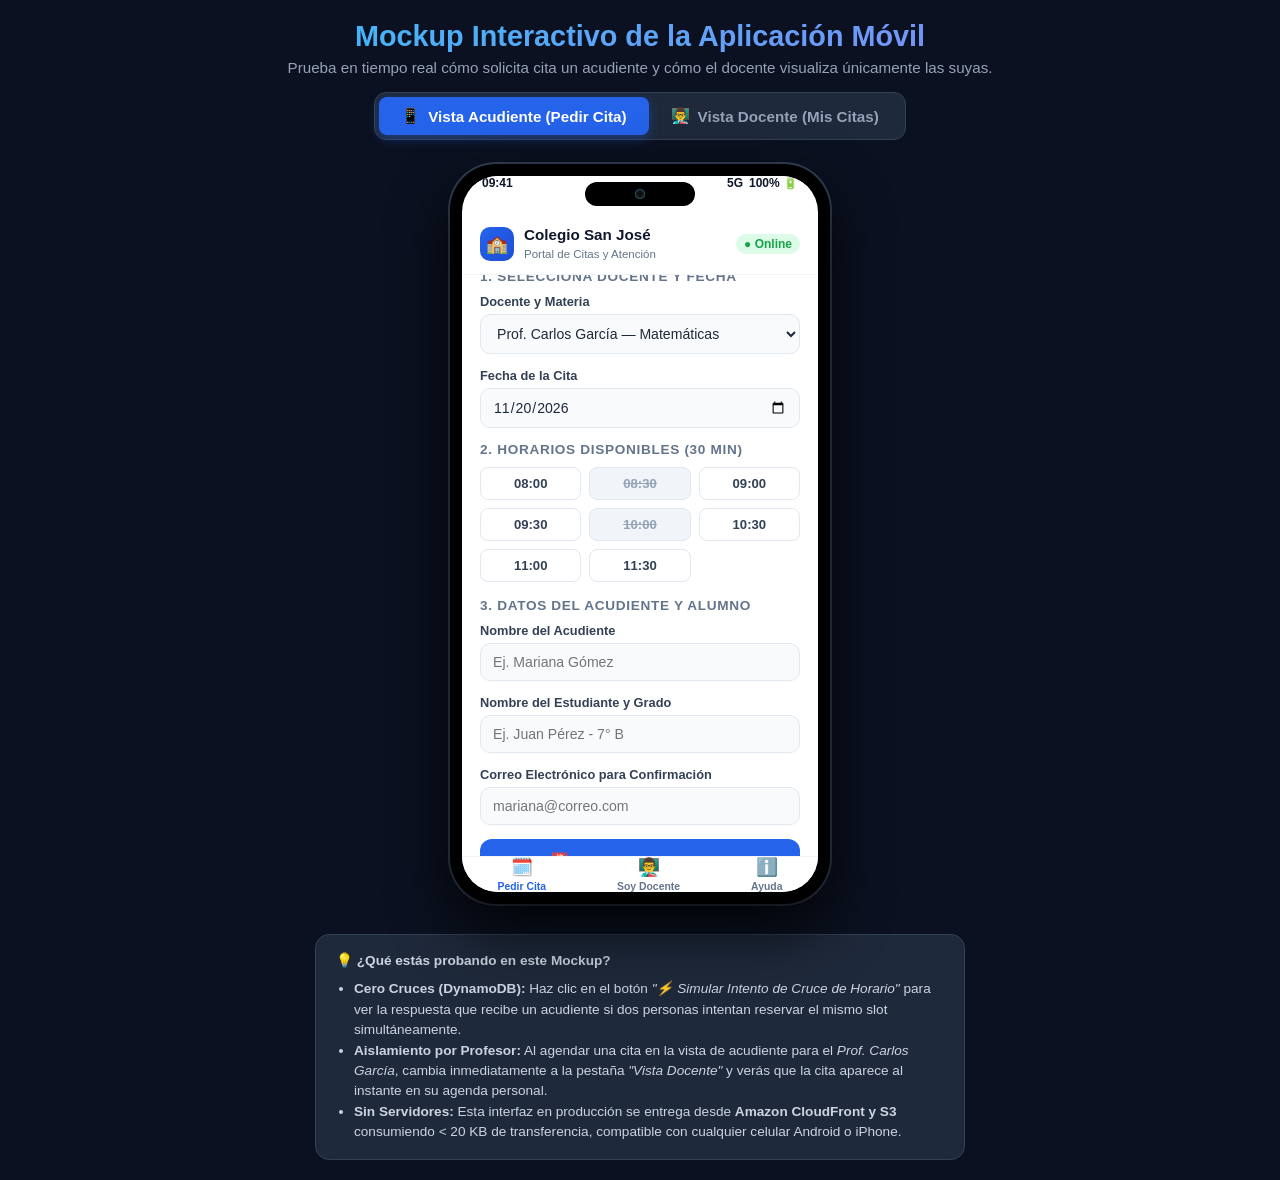
<file: mockup_frontend.html>
<!DOCTYPE html>
<html lang="es">
<head>
  <meta charset="UTF-8">
  <meta name="viewport" content="width=device-width, initial-scale=1.0">
  <title>Mockup Frontend - Sistema Escolar de Citas (Acudiente & Docente)</title>
  <style>
    :root {
      --primary: #2563eb;
      --primary-dark: #1d4ed8;
      --success: #16a34a;
      --warning: #d97706;
      --danger: #dc2626;
      --dark: #0f172a;
      --surface: #ffffff;
      --surface-subtle: #f8fafc;
      --border: #e2e8f0;
      --text: #1e293b;
      --text-muted: #64748b;
    }

    * {
      box-sizing: border-box;
      margin: 0;
      padding: 0;
      font-family: -apple-system, BlinkMacSystemFont, "Segoe UI", Roboto, Helvetica, Arial, sans-serif;
    }

    body {
      background: #0b1120;
      color: #f1f5f9;
      min-height: 100vh;
      display: flex;
      flex-direction: column;
      align-items: center;
      padding: 20px;
    }

    /* Barra Superior de Control del Mockup */
    .mockup-header {
      width: 100%;
      max-width: 900px;
      text-align: center;
      margin-bottom: 24px;
    }

    .mockup-header h1 {
      font-size: 1.8rem;
      font-weight: 800;
      margin-bottom: 6px;
      background: linear-gradient(135deg, #38bdf8 0%, #818cf8 100%);
      -webkit-background-clip: text;
      -webkit-text-fill-color: transparent;
    }

    .mockup-header p {
      color: #94a3b8;
      font-size: 0.95rem;
    }

    .view-switcher {
      display: inline-flex;
      background: #1e293b;
      padding: 4px;
      border-radius: 12px;
      margin-top: 16px;
      border: 1px solid #334155;
    }

    .switch-btn {
      background: transparent;
      border: none;
      color: #94a3b8;
      padding: 10px 22px;
      font-size: 0.95rem;
      font-weight: 600;
      border-radius: 8px;
      cursor: pointer;
      display: flex;
      align-items: center;
      gap: 8px;
      transition: all 0.2s ease;
    }

    .switch-btn.active {
      background: #2563eb;
      color: #ffffff;
      box-shadow: 0 4px 12px rgba(37, 99, 235, 0.35);
    }

    /* Simulador de Teléfono Móvil */
    .phone-container {
      position: relative;
      width: 380px;
      height: 740px;
      background: #000;
      border-radius: 46px;
      padding: 12px;
      box-shadow: 0 25px 60px rgba(0, 0, 0, 0.8), 0 0 0 2px #334155;
      margin-bottom: 30px;
    }

    /* Bocina / Isla Dinámica */
    .phone-notch {
      position: absolute;
      top: 18px;
      left: 50%;
      transform: translateX(-50%);
      width: 110px;
      height: 24px;
      background: #000;
      border-radius: 20px;
      z-index: 50;
      display: flex;
      align-items: center;
      justify-content: center;
    }

    .phone-notch::before {
      content: '';
      width: 10px;
      height: 10px;
      background: #111;
      border-radius: 50%;
      box-shadow: inset 0 0 2px #38bdf8;
    }

    /* Pantalla del teléfono */
    .phone-screen {
      width: 100%;
      height: 100%;
      background: #ffffff;
      color: var(--text);
      border-radius: 36px;
      overflow-y: auto;
      overflow-x: hidden;
      position: relative;
      display: flex;
      flex-direction: column;
    }

    /* Barra de estado del móvil */
    .status-bar {
      height: 38px;
      padding: 0 20px;
      display: flex;
      justify-content: space-between;
      align-items: center;
      font-size: 0.75rem;
      font-weight: 600;
      color: #0f172a;
      background: #ffffff;
      position: sticky;
      top: 0;
      z-index: 40;
    }

    /* Encabezado de la App */
    .app-bar {
      padding: 12px 18px;
      background: #ffffff;
      border-bottom: 1px solid #f1f5f9;
      display: flex;
      align-items: center;
      justify-content: space-between;
      position: sticky;
      top: 38px;
      z-index: 39;
    }

    .app-brand {
      display: flex;
      align-items: center;
      gap: 10px;
    }

    .school-logo {
      width: 34px;
      height: 34px;
      background: linear-gradient(135deg, #2563eb, #1d4ed8);
      border-radius: 10px;
      display: flex;
      align-items: center;
      justify-content: center;
      color: white;
      font-weight: 800;
      font-size: 1.1rem;
    }

    .app-title h2 {
      font-size: 0.95rem;
      font-weight: 700;
      color: #0f172a;
      line-height: 1.2;
    }

    .app-title span {
      font-size: 0.72rem;
      color: var(--text-muted);
    }

    .content-area {
      flex: 1;
      padding: 18px;
    }

    /* =========================================================================
       VISTA 1: ACUDIENTE (Pedir Cita)
       ========================================================================= */
    .section-title {
      font-size: 0.85rem;
      font-weight: 700;
      text-transform: uppercase;
      letter-spacing: 0.05em;
      color: var(--text-muted);
      margin-bottom: 10px;
      display: flex;
      align-items: center;
      gap: 6px;
    }

    .field-group {
      margin-bottom: 14px;
    }

    .field-group label {
      display: block;
      font-size: 0.8rem;
      font-weight: 600;
      margin-bottom: 5px;
      color: #334155;
    }

    .field-input, .field-select {
      width: 100%;
      padding: 10px 12px;
      border: 1px solid var(--border);
      border-radius: 10px;
      font-size: 0.88rem;
      color: var(--text);
      background: #f8fafc;
      outline: none;
      transition: border 0.2s ease;
    }

    .field-input:focus, .field-select:focus {
      border-color: var(--primary);
      background: #fff;
    }

    /* Grid de Horarios / Slots */
    .slots-grid {
      display: grid;
      grid-template-columns: repeat(3, 1fr);
      gap: 8px;
      margin-top: 8px;
      margin-bottom: 16px;
    }

    .slot-pill {
      padding: 8px 4px;
      text-align: center;
      border: 1px solid var(--border);
      background: #ffffff;
      border-radius: 8px;
      font-size: 0.82rem;
      font-weight: 600;
      color: #334155;
      cursor: pointer;
      transition: all 0.2s ease;
    }

    .slot-pill:hover:not(.taken) {
      border-color: var(--primary);
      color: var(--primary);
    }

    .slot-pill.selected {
      background: #2563eb;
      color: #ffffff;
      border-color: #2563eb;
      box-shadow: 0 2px 8px rgba(37, 99, 235, 0.3);
    }

    .slot-pill.taken {
      background: #f1f5f9;
      color: #94a3b8;
      border-color: #e2e8f0;
      text-decoration: line-through;
      cursor: not-allowed;
    }

    .btn-primary {
      width: 100%;
      padding: 13px;
      background: #2563eb;
      color: #ffffff;
      border: none;
      border-radius: 12px;
      font-size: 0.95rem;
      font-weight: 700;
      cursor: pointer;
      display: flex;
      align-items: center;
      justify-content: center;
      gap: 8px;
      transition: background 0.2s ease, transform 0.1s ease;
    }

    .btn-primary:active {
      transform: scale(0.98);
    }

    .btn-secondary {
      width: 100%;
      padding: 10px;
      background: #f1f5f9;
      color: #475569;
      border: 1px solid var(--border);
      border-radius: 10px;
      font-size: 0.85rem;
      font-weight: 600;
      cursor: pointer;
      margin-top: 8px;
    }

    /* Modal / Toast de Confirmación o Colisión */
    .alert-box {
      display: none;
      padding: 12px;
      border-radius: 10px;
      font-size: 0.82rem;
      margin-bottom: 14px;
      line-height: 1.4;
      animation: fadeIn 0.3s ease;
    }

    .alert-success {
      background: #dcfce7;
      border: 1px solid #86efac;
      color: #166534;
    }

    .alert-danger {
      background: #fee2e2;
      border: 1px solid #fca5a5;
      color: #991b1b;
    }

    /* =========================================================================
       VISTA 2: DOCENTE (Portal de Citas del Profesor)
       ========================================================================= */
    .teacher-badge {
      display: flex;
      align-items: center;
      gap: 10px;
      background: #eff6ff;
      border: 1px solid #bfdbfe;
      padding: 10px 14px;
      border-radius: 12px;
      margin-bottom: 16px;
    }

    .teacher-avatar {
      width: 40px;
      height: 40px;
      border-radius: 50%;
      background: #3b82f6;
      color: white;
      display: flex;
      align-items: center;
      justify-content: center;
      font-weight: 700;
      font-size: 1rem;
    }

    .teacher-meta h4 {
      font-size: 0.88rem;
      color: #1e3a8a;
    }

    .teacher-meta p {
      font-size: 0.72rem;
      color: #60a5fa;
    }

    .appointment-card {
      background: #ffffff;
      border: 1px solid var(--border);
      border-radius: 12px;
      padding: 14px;
      margin-bottom: 12px;
      box-shadow: 0 2px 6px rgba(0, 0, 0, 0.03);
      border-left: 4px solid var(--primary);
    }

    .appointment-card.done {
      border-left-color: var(--success);
      opacity: 0.75;
    }

    .card-top {
      display: flex;
      justify-content: space-between;
      align-items: center;
      margin-bottom: 8px;
    }

    .time-chip {
      font-size: 0.75rem;
      font-weight: 700;
      background: #f1f5f9;
      color: #334155;
      padding: 3px 8px;
      border-radius: 6px;
    }

    .student-name {
      font-size: 0.92rem;
      font-weight: 700;
      color: #0f172a;
      margin-bottom: 4px;
    }

    .card-detail {
      font-size: 0.78rem;
      color: var(--text-muted);
      margin-bottom: 3px;
      display: flex;
      align-items: center;
      gap: 6px;
    }

    .card-actions {
      display: flex;
      gap: 8px;
      margin-top: 10px;
      padding-top: 10px;
      border-top: 1px dashed var(--border);
    }

    .action-btn {
      flex: 1;
      padding: 6px;
      font-size: 0.75rem;
      font-weight: 600;
      border-radius: 6px;
      border: none;
      cursor: pointer;
    }

    .action-attend {
      background: #dcfce7;
      color: #15803d;
    }

    .action-cancel {
      background: #fee2e2;
      color: #b91c1c;
    }

    /* Barra de Navegación Inferior Móvil */
    .bottom-nav {
      height: 56px;
      background: #ffffff;
      border-top: 1px solid #f1f5f9;
      display: flex;
      align-items: center;
      justify-content: space-around;
      position: sticky;
      bottom: 0;
      z-index: 40;
    }

    .nav-item {
      display: flex;
      flex-direction: column;
      align-items: center;
      font-size: 0.65rem;
      font-weight: 600;
      color: var(--text-muted);
      cursor: pointer;
      gap: 3px;
    }

    .nav-item.active {
      color: var(--primary);
    }

    /* Simulador de Pruebas de Colisión */
    .simulator-panel {
      max-width: 650px;
      background: #1e293b;
      border: 1px solid #334155;
      border-radius: 14px;
      padding: 16px 20px;
      font-size: 0.85rem;
      color: #cbd5e1;
      line-height: 1.5;
    }

    .sim-button {
      background: #ea580c;
      color: white;
      border: none;
      padding: 6px 14px;
      border-radius: 6px;
      font-size: 0.78rem;
      font-weight: 700;
      cursor: pointer;
      margin-left: 8px;
    }

    @keyframes fadeIn {
      from { opacity: 0; transform: translateY(-4px); }
      to { opacity: 1; transform: translateY(0); }
    }
  </style>
</head>
<body>

  <div class="mockup-header">
    <h1>Mockup Interactivo de la Aplicación Móvil</h1>
    <p>Prueba en tiempo real cómo solicita cita un acudiente y cómo el docente visualiza únicamente las suyas.</p>
    
    <div class="view-switcher">
      <button class="switch-btn active" id="btn-acudiente" onclick="setView('acudiente')">
        <span>📱</span> Vista Acudiente (Pedir Cita)
      </button>
      <button class="switch-btn" id="btn-docente" onclick="setView('docente')">
        <span>👨‍🏫</span> Vista Docente (Mis Citas)
      </button>
    </div>
  </div>

  <!-- DISPOSITIVO SMARTPHONE -->
  <div class="phone-container">
    <div class="phone-notch"></div>
    
    <div class="phone-screen" id="phone-screen">
      <!-- Barra de estado -->
      <div class="status-bar">
        <span>09:41</span>
        <div style="display: flex; gap: 6px; align-items: center;">
          <span>5G</span>
          <span>100% 🔋</span>
        </div>
      </div>

      <!-- Header de la Aplicación -->
      <div class="app-bar">
        <div class="app-brand">
          <div class="school-logo">🏫</div>
          <div class="app-title">
            <h2>Colegio San José</h2>
            <span id="role-tag">Portal de Citas y Atención</span>
          </div>
        </div>
        <div style="font-size: 0.75rem; color: #16a34a; font-weight: 700; background: #dcfce7; padding: 3px 8px; border-radius: 20px;">
          ● Online
        </div>
      </div>

      <!-- ===============================================================
           CONTENIDO VISTA 1: ACUDIENTE (Pedir Cita)
           =============================================================== -->
      <div id="view-acudiente-content" class="content-area">
        
        <!-- Alertas Dinámicas -->
        <div id="alert-collision" class="alert-box alert-danger">
          ⚠️ <strong>¡Horario no disponible!</strong> Este turno acaba de ser tomado por otro padre hace un instante. Por favor elige otro horario.
        </div>
        <div id="alert-success" class="alert-box alert-success">
          ✅ <strong>¡Cita reservada con éxito!</strong> Se ha enviado un correo con el archivo de calendario (.ics).
        </div>

        <div class="section-title">1. Selecciona Docente y Fecha</div>

        <div class="field-group">
          <label>Docente y Materia</label>
          <select id="select-teacher" class="field-select" onchange="updateSlots()">
            <option value="prof-garcia">Prof. Carlos García — Matemáticas</option>
            <option value="prof-martinez">Prof. Laura Martínez — Español y Literatura</option>
            <option value="prof-rodriguez">Prof. Andrés Rodríguez — Ciencias Naturales</option>
          </select>
        </div>

        <div class="field-group">
          <label>Fecha de la Cita</label>
          <input type="date" id="select-date" class="field-input" value="2026-11-20" onchange="updateSlots()">
        </div>

        <div class="section-title" style="margin-top: 14px;">2. Horarios Disponibles (30 min)</div>
        <div class="slots-grid" id="slots-container">
          <!-- Renderizado dinámico con JS -->
        </div>

        <div class="section-title" style="margin-top: 14px;">3. Datos del Acudiente y Alumno</div>

        <div class="field-group">
          <label>Nombre del Acudiente</label>
          <input type="text" id="parent-name" class="field-input" placeholder="Ej. Mariana Gómez">
        </div>

        <div class="field-group">
          <label>Nombre del Estudiante y Grado</label>
          <input type="text" id="student-name" class="field-input" placeholder="Ej. Juan Pérez - 7° B">
        </div>

        <div class="field-group">
          <label>Correo Electrónico para Confirmación</label>
          <input type="email" id="parent-email" class="field-input" placeholder="mariana@correo.com">
        </div>

        <button class="btn-primary" onclick="submitBooking()">
          <span>📅</span> Confirmar Cita Ahora
        </button>

        <button class="btn-secondary" onclick="simulateCollision()">
          ⚡ Simular Intento de Cruce de Horario
        </button>

      </div>

      <!-- ===============================================================
           CONTENIDO VISTA 2: DOCENTE (Mis Citas Protegidas con JWT)
           =============================================================== -->
      <div id="view-docente-content" class="content-area" style="display: none;">
        
        <div class="teacher-badge">
          <div class="teacher-avatar">CG</div>
          <div class="teacher-meta">
            <h4>Prof. Carlos García</h4>
            <p>garcia@colegio.edu • Matemáticas</p>
          </div>
        </div>

        <div style="display: flex; justify-content: space-between; align-items: center; margin-bottom: 12px;">
          <div class="section-title" style="margin: 0;">Mis Citas Asignadas (<span id="count-citas">3</span>)</div>
          <span style="font-size: 0.72rem; color: #2563eb; font-weight: 700; background: #eff6ff; padding: 2px 6px; border-radius: 4px;">
            🔒 Solo mis citas
          </span>
        </div>

        <!-- Lista de Citas del Docente -->
        <div id="teacher-appointments-list">
          <!-- Renderizado dinámico de citas -->
        </div>

      </div>

      <!-- Barra de Navegación Inferior -->
      <div class="bottom-nav">
        <div class="nav-item active" onclick="setView('acudiente')">
          <span style="font-size: 1.1rem;">🗓️</span>
          <span>Pedir Cita</span>
        </div>
        <div class="nav-item" onclick="setView('docente')">
          <span style="font-size: 1.1rem;">👨‍🏫</span>
          <span>Soy Docente</span>
        </div>
        <div class="nav-item">
          <span style="font-size: 1.1rem;">ℹ️</span>
          <span>Ayuda</span>
        </div>
      </div>

    </div>
  </div>

  <!-- Panel de Pruebas y Explicación Técnica -->
  <div class="simulator-panel">
    <strong>💡 ¿Qué estás probando en este Mockup?</strong>
    <ul style="margin-top: 8px; padding-left: 18px;">
      <li><strong>Cero Cruces (DynamoDB):</strong> Haz clic en el botón <em>"⚡ Simular Intento de Cruce de Horario"</em> para ver la respuesta que recibe un acudiente si dos personas intentan reservar el mismo slot simultáneamente.</li>
      <li><strong>Aislamiento por Profesor:</strong> Al agendar una cita en la vista de acudiente para el <em>Prof. Carlos García</em>, cambia inmediatamente a la pestaña <em>"Vista Docente"</em> y verás que la cita aparece al instante en su agenda personal.</li>
      <li><strong>Sin Servidores:</strong> Esta interfaz en producción se entrega desde <strong>Amazon CloudFront y S3</strong> consumiendo < 20 KB de transferencia, compatible con cualquier celular Android o iPhone.</li>
    </ul>
  </div>

  <script>
    // Base de datos local en memoria para simular DynamoDB
    let selectedSlot = null;
    let appointments = [
      {
        id: "1",
        teacher_id: "prof-garcia",
        fecha: "2026-11-20",
        hora: "08:30",
        acudiente: "Patricia Ruiz",
        estudiante: "Sofía Ruiz - 8° A",
        email: "patricia@gmail.com",
        motivo: "Revisión de rendimiento en álgebra",
        estado: "CONFIRMADA"
      },
      {
        id: "2",
        teacher_id: "prof-garcia",
        fecha: "2026-11-20",
        hora: "10:00",
        acudiente: "Roberto Gómez",
        estudiante: "Mateo Gómez - 8° B",
        email: "roberto@gmail.com",
        motivo: "Plan de nivelación cuarto periodo",
        estado: "CONFIRMADA"
      }
    ];

    const defaultSlots = ["08:00", "08:30", "09:00", "09:30", "10:00", "10:30", "11:00", "11:30"];

    function setView(view) {
      const btnAcu = document.getElementById('btn-acudiente');
      const btnDoc = document.getElementById('btn-docente');
      const viewAcu = document.getElementById('view-acudiente-content');
      const viewDoc = document.getElementById('view-docente-content');
      const roleTag = document.getElementById('role-tag');

      if (view === 'acudiente') {
        btnAcu.classList.add('active');
        btnDoc.classList.remove('active');
        viewAcu.style.display = 'block';
        viewDoc.style.display = 'none';
        roleTag.textContent = "Portal Acudientes - Reserva Móvil";
      } else {
        btnDoc.classList.add('active');
        btnAcu.classList.remove('active');
        viewDoc.style.display = 'block';
        viewAcu.style.display = 'none';
        roleTag.textContent = "Portal Docente (Autenticado JWT)";
        renderTeacherAppointments();
      }
    }

    function updateSlots() {
      const teacherId = document.getElementById('select-teacher').value;
      const fecha = document.getElementById('select-date').value;
      const container = document.getElementById('slots-container');
      container.innerHTML = '';

      // Citas tomadas para ese docente en esa fecha
      const takenHours = appointments
        .filter(a => a.teacher_id === teacherId && a.fecha === fecha && a.estado !== 'CANCELADA')
        .map(a => a.hora);

      defaultSlots.forEach(hora => {
        const pill = document.createElement('div');
        const isTaken = takenHours.includes(hora);
        pill.className = `slot-pill ${isTaken ? 'taken' : ''}`;
        pill.textContent = hora;

        if (!isTaken) {
          pill.onclick = () => {
            document.querySelectorAll('.slot-pill').forEach(p => p.classList.remove('selected'));
            pill.classList.add('selected');
            selectedSlot = hora;
          };
        }
        container.appendChild(pill);
      });
    }

    function submitBooking() {
      const teacherId = document.getElementById('select-teacher').value;
      const fecha = document.getElementById('select-date').value;
      const parentName = document.getElementById('parent-name').value.trim();
      const studentName = document.getElementById('student-name').value.trim();
      const parentEmail = document.getElementById('parent-email').value.trim();

      if (!selectedSlot) {
        alert("Por favor selecciona un horario disponible.");
        return;
      }
      if (!parentName || !studentName || !parentEmail) {
        alert("Por favor completa los datos del acudiente y estudiante.");
        return;
      }

      // Simulación de DynamoDB Conditional Check
      const collision = appointments.some(a => a.teacher_id === teacherId && a.fecha === fecha && a.hora === selectedSlot && a.estado !== 'CANCELADA');
      if (collision) {
        showCollisionAlert();
        return;
      }

      // Guardar reserva
      appointments.push({
        id: String(Date.now()),
        teacher_id: teacherId,
        fecha: fecha,
        hora: selectedSlot,
        acudiente: parentName,
        estudiante: studentName,
        email: parentEmail,
        motivo: "Atención a padres solicitada desde celular",
        estado: "CONFIRMADA"
      });

      // Feedback
      const alertSuccess = document.getElementById('alert-success');
      alertSuccess.style.display = 'block';
      setTimeout(() => alertSuccess.style.display = 'none', 4000);

      // Limpiar formulario y refrescar slots
      document.getElementById('parent-name').value = '';
      document.getElementById('student-name').value = '';
      selectedSlot = null;
      updateSlots();
    }

    function simulateCollision() {
      showCollisionAlert();
    }

    function showCollisionAlert() {
      const alertCol = document.getElementById('alert-collision');
      alertCol.style.display = 'block';
      setTimeout(() => alertCol.style.display = 'none', 4500);
      document.getElementById('phone-screen').scrollTo({ top: 0, behavior: 'smooth' });
    }

    function renderTeacherAppointments() {
      const container = document.getElementById('teacher-appointments-list');
      const teacherId = "prof-garcia"; // Docente logueado en la simulación
      const myAppointments = appointments.filter(a => a.teacher_id === teacherId && a.estado !== 'CANCELADA');

      document.getElementById('count-citas').textContent = myAppointments.length;
      container.innerHTML = '';

      if (myAppointments.length === 0) {
        container.innerHTML = `<div style="text-align: center; color: #94a3b8; padding: 30px 10px; font-size: 0.85rem;">No tienes citas programadas por el momento.</div>`;
        return;
      }

      myAppointments.forEach(cita => {
        const card = document.createElement('div');
        card.className = `appointment-card ${cita.estado === 'ATENDIDA' ? 'done' : ''}`;
        card.innerHTML = `
          <div class="card-top">
            <span class="time-chip">📅 ${cita.fecha} • ⏰ ${cita.hora}</span>
            <span style="font-size: 0.7rem; font-weight: 700; color: ${cita.estado === 'ATENDIDA' ? '#16a34a' : '#2563eb'};">
              ● ${cita.estado}
            </span>
          </div>
          <div class="student-name">👦 ${cita.estudiante}</div>
          <div class="card-detail">👤 <strong>Acudiente:</strong> ${cita.acudiente}</div>
          <div class="card-detail">✉️ <strong>Correo:</strong> ${cita.email}</div>
          <div class="card-detail" style="margin-top: 4px; font-style: italic;">📝 "${cita.motivo}"</div>
          
          <div class="card-actions">
            <button class="action-btn action-attend" onclick="markDone('${cita.id}')">✓ Atendida</button>
            <button class="action-btn action-cancel" onclick="cancelAppointment('${cita.id}')">✕ Cancelar</button>
          </div>
        `;
        container.appendChild(card);
      });
    }

    function markDone(id) {
      const item = appointments.find(a => a.id === id);
      if (item) {
        item.estado = "ATENDIDA";
        renderTeacherAppointments();
      }
    }

    function cancelAppointment(id) {
      if (confirm("¿Estás seguro de que deseas cancelar esta cita? El horario quedará liberado inmediatamente.")) {
        const item = appointments.find(a => a.id === id);
        if (item) {
          item.estado = "CANCELADA";
          renderTeacherAppointments();
          updateSlots();
        }
      }
    }

    // Inicializar slots al cargar
    updateSlots();
  </script>

</body>
</html>
</file>
<file: frontend/styles.css>
:root {
  --primary: #2563eb;
  --primary-hover: #1d4ed8;
  --success: #16a34a;
  --warning: #d97706;
  --danger: #dc2626;
  --dark: #0f172a;
  --surface: #ffffff;
  --bg-app: #f8fafc;
  --border: #e2e8f0;
  --text-main: #0f172a;
  --text-muted: #64748b;
}

* {
  box-sizing: border-box;
  margin: 0;
  padding: 0;
  font-family: -apple-system, BlinkMacSystemFont, "Segoe UI", Roboto, Helvetica, Arial, sans-serif;
}

body {
  background: var(--bg-app);
  color: var(--text-main);
  min-height: 100vh;
  display: flex;
  justify-content: center;
}

.app-wrapper {
  width: 100%;
  max-width: 480px;
  min-height: 100vh;
  background: var(--surface);
  display: flex;
  flex-direction: column;
  box-shadow: 0 0 25px rgba(0, 0, 0, 0.05);
  position: relative;
}

/* Encabezado */
header.app-header {
  padding: 16px 20px;
  background: #ffffff;
  border-bottom: 1px solid var(--border);
  display: flex;
  align-items: center;
  justify-content: space-between;
  position: sticky;
  top: 0;
  z-index: 100;
}

.brand-box {
  display: flex;
  align-items: center;
  gap: 12px;
}

.brand-icon {
  width: 40px;
  height: 40px;
  background: linear-gradient(135deg, var(--primary), #3b82f6);
  border-radius: 10px;
  display: flex;
  align-items: center;
  justify-content: center;
  color: white;
  font-size: 1.2rem;
}

.brand-info h1 {
  font-size: 1rem;
  font-weight: 700;
  line-height: 1.2;
}

.brand-info span {
  font-size: 0.75rem;
  color: var(--text-muted);
}

.mode-badge {
  font-size: 0.72rem;
  font-weight: 700;
  padding: 4px 8px;
  border-radius: 20px;
  background: #dcfce7;
  color: #15803d;
}

/* Navegación por pestañas */
.tabs-nav {
  display: flex;
  background: #f1f5f9;
  padding: 4px;
  margin: 16px 20px 0 20px;
  border-radius: 10px;
}

.tab-btn {
  flex: 1;
  padding: 9px;
  border: none;
  background: transparent;
  color: var(--text-muted);
  font-weight: 600;
  font-size: 0.85rem;
  border-radius: 8px;
  cursor: pointer;
  transition: all 0.2s ease;
}

.tab-btn.active {
  background: #ffffff;
  color: var(--primary);
  box-shadow: 0 2px 6px rgba(0, 0, 0, 0.06);
}

/* Contenedor Principal */
main.main-content {
  flex: 1;
  padding: 20px;
}

.section-label {
  font-size: 0.8rem;
  font-weight: 700;
  text-transform: uppercase;
  letter-spacing: 0.05em;
  color: var(--text-muted);
  margin-bottom: 10px;
  display: flex;
  align-items: center;
  gap: 6px;
}

.form-group {
  margin-bottom: 16px;
}

.form-group label {
  display: block;
  font-size: 0.82rem;
  font-weight: 600;
  margin-bottom: 6px;
  color: #334155;
}

.form-control {
  width: 100%;
  padding: 11px 14px;
  border: 1px solid var(--border);
  border-radius: 10px;
  font-size: 0.9rem;
  background: #f8fafc;
  outline: none;
  transition: border 0.2s ease, background 0.2s ease;
}

.form-control:focus {
  border-color: var(--primary);
  background: #ffffff;
}

/* Grilla de Horarios */
.slots-container {
  display: grid;
  grid-template-columns: repeat(3, 1fr);
  gap: 8px;
  margin-bottom: 20px;
}

.slot-btn {
  padding: 10px 4px;
  border: 1px solid var(--border);
  background: #ffffff;
  border-radius: 8px;
  font-size: 0.85rem;
  font-weight: 600;
  color: #334155;
  cursor: pointer;
  text-align: center;
  transition: all 0.2s ease;
}

.slot-btn:hover:not(.disabled) {
  border-color: var(--primary);
  color: var(--primary);
}

.slot-btn.selected {
  background: var(--primary);
  color: #ffffff;
  border-color: var(--primary);
  box-shadow: 0 2px 8px rgba(37, 99, 235, 0.25);
}

.slot-btn.disabled {
  background: #f1f5f9;
  color: #94a3b8;
  text-decoration: line-through;
  cursor: not-allowed;
  border-color: #e2e8f0;
}

/* Botones de acción */
.btn-submit {
  width: 100%;
  padding: 14px;
  background: var(--primary);
  color: #ffffff;
  border: none;
  border-radius: 12px;
  font-size: 0.95rem;
  font-weight: 700;
  cursor: pointer;
  display: flex;
  align-items: center;
  justify-content: center;
  gap: 8px;
  transition: background 0.2s ease;
}

.btn-submit:hover {
  background: var(--primary-hover);
}

.btn-submit:disabled {
  background: #94a3b8;
  cursor: not-allowed;
}

/* Alertas */
.alert {
  padding: 12px 14px;
  border-radius: 10px;
  font-size: 0.85rem;
  line-height: 1.4;
  margin-bottom: 16px;
  display: none;
}

.alert-error {
  background: #fee2e2;
  border: 1px solid #fca5a5;
  color: #991b1b;
}

.alert-success {
  background: #dcfce7;
  border: 1px solid #86efac;
  color: #166534;
}

/* Vista Docente */
.docente-header {
  background: #eff6ff;
  border: 1px solid #bfdbfe;
  padding: 14px;
  border-radius: 12px;
  margin-bottom: 18px;
  display: flex;
  align-items: center;
  gap: 12px;
}

.docente-avatar {
  width: 44px;
  height: 44px;
  background: var(--primary);
  color: white;
  border-radius: 50%;
  display: flex;
  align-items: center;
  justify-content: center;
  font-weight: 700;
}

.appointment-item {
  background: #ffffff;
  border: 1px solid var(--border);
  border-left: 4px solid var(--primary);
  border-radius: 12px;
  padding: 14px;
  margin-bottom: 12px;
}

.appointment-top {
  display: flex;
  justify-content: space-between;
  margin-bottom: 6px;
}

.badge-time {
  font-size: 0.75rem;
  font-weight: 700;
  background: #f1f5f9;
  padding: 3px 8px;
  border-radius: 6px;
}

.badge-status {
  font-size: 0.72rem;
  font-weight: 700;
  color: var(--primary);
}

.item-student {
  font-size: 0.95rem;
  font-weight: 700;
  margin-bottom: 4px;
}

.item-meta {
  font-size: 0.8rem;
  color: var(--text-muted);
  margin-bottom: 2px;
}

.btn-cancel {
  margin-top: 10px;
  padding: 6px 12px;
  border: 1px solid #fca5a5;
  background: #fee2e2;
  color: #991b1b;
  border-radius: 6px;
  font-size: 0.78rem;
  font-weight: 600;
  cursor: pointer;
}
</file>
